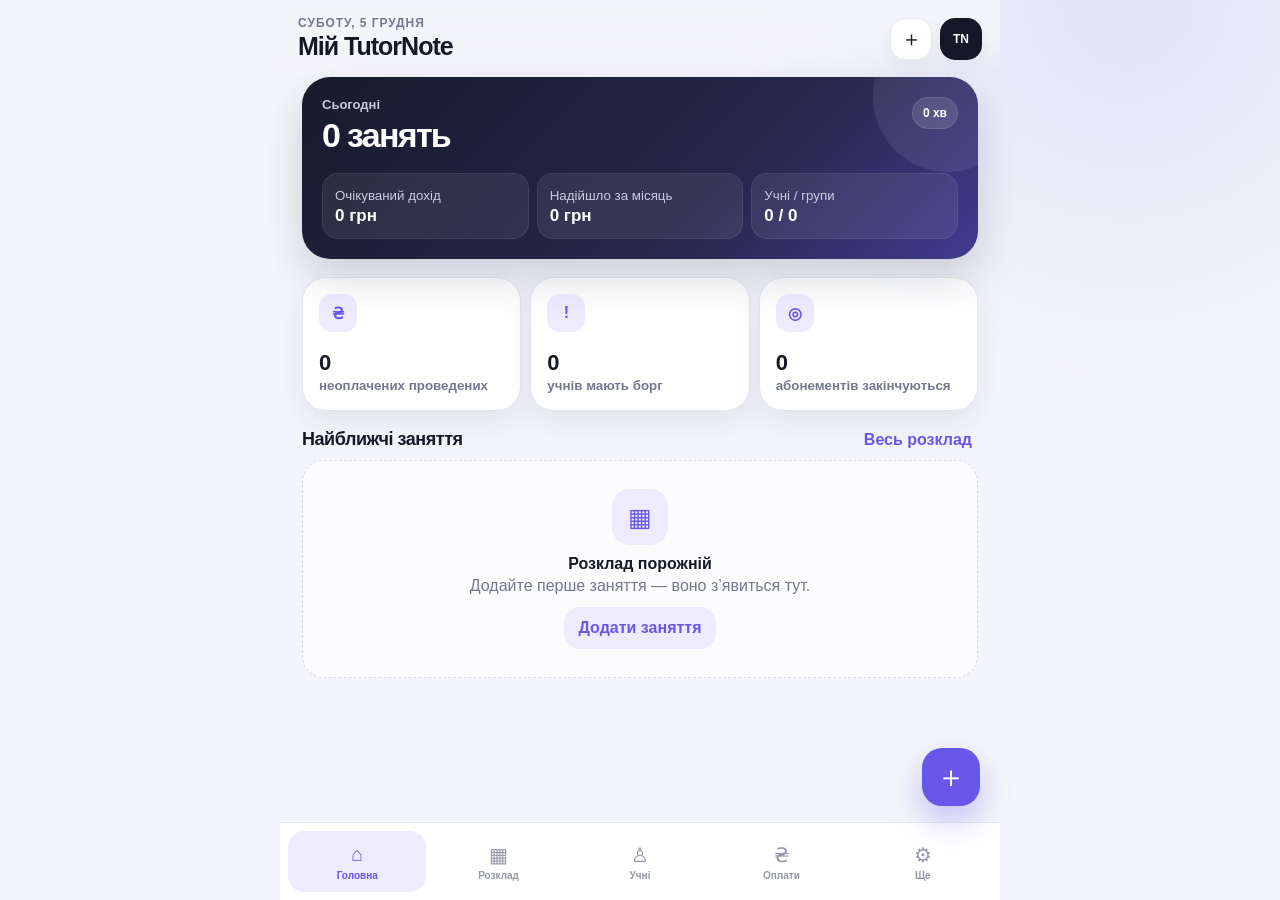
<file: index.html>
<!doctype html>
<html lang="uk">
<head>
  <meta charset="utf-8" />
  <meta name="viewport" content="width=device-width, initial-scale=1, viewport-fit=cover" />
  <meta name="theme-color" content="#151826" />
  <meta name="apple-mobile-web-app-capable" content="yes" />
  <meta name="apple-mobile-web-app-status-bar-style" content="black-translucent" />
  <meta name="apple-mobile-web-app-title" content="TutorNote" />
  <meta name="format-detection" content="telephone=no" />
  <meta name="mobile-web-app-capable" content="yes" />
  <title>TutorNote</title>
  <link rel="manifest" href="manifest.webmanifest" />
  <link rel="icon" href="icon-192.png" sizes="192x192" />
  <link rel="apple-touch-icon" sizes="180x180" href="apple-touch-icon.png" />
  <link rel="stylesheet" href="styles.css" />
</head>
<body>
  <div class="app-shell">
    <header class="topbar">
      <div>
        <div class="eyebrow" id="todayLabel"></div>
        <h1 id="pageTitle">TutorNote</h1>
      </div>
      <div class="top-actions">
        <button class="icon-btn" id="installBtn" title="Встановити застосунок" aria-label="Встановити застосунок">＋</button>
        <button class="avatar-btn" data-go="settings" aria-label="Налаштування">TN</button>
      </div>
    </header>

    <main id="app" class="content" aria-live="polite"></main>

    <button class="fab" id="fab" aria-label="Швидко додати">＋</button>

    <nav class="bottom-nav" aria-label="Головна навігація">
      <button class="nav-item active" data-page="home"><span>⌂</span><small>Головна</small></button>
      <button class="nav-item" data-page="schedule"><span>▦</span><small>Розклад</small></button>
      <button class="nav-item" data-page="students"><span>♙</span><small>Учні</small></button>
      <button class="nav-item" data-page="payments"><span>₴</span><small>Оплати</small></button>
      <button class="nav-item" data-page="settings"><span>⚙</span><small>Ще</small></button>
    </nav>
  </div>

  <div class="modal-backdrop hidden" id="modalBackdrop">
    <section class="modal" role="dialog" aria-modal="true" aria-labelledby="modalTitle">
      <div class="modal-head">
        <div>
          <div class="eyebrow">TutorNote</div>
          <h2 id="modalTitle">Додати</h2>
        </div>
        <button class="icon-btn" id="modalClose" aria-label="Закрити">×</button>
      </div>
      <div id="modalBody"></div>
    </section>
  </div>

  <div class="toast" id="toast"></div>
  <input type="file" id="importFile" accept="application/json" hidden />

  <script src="app.js?v=6" defer></script>
</body>
</html>
</file>
<file: styles.css>
:root {
  --bg: #f4f5fa;
  --surface: rgba(255,255,255,.92);
  --surface-2: #fff;
  --text: #151826;
  --muted: #73788d;
  --line: #e6e8f0;
  --primary: #6757e8;
  --primary-2: #8c7df1;
  --primary-soft: #eeebff;
  --success: #248a62;
  --success-soft: #e7f7ef;
  --warning: #b96f17;
  --warning-soft: #fff4df;
  --danger: #bf4052;
  --danger-soft: #ffe9ed;
  --shadow: 0 12px 30px rgba(34, 39, 62, .08);
  --radius: 24px;
  --radius-sm: 16px;
  --nav-h: 78px;
}

* { box-sizing: border-box; }
html { background: var(--bg); }
body {
  margin: 0;
  font-family: Inter, ui-sans-serif, -apple-system, BlinkMacSystemFont, "Segoe UI", Roboto, Arial, sans-serif;
  color: var(--text);
  background:
    radial-gradient(circle at 88% 0%, rgba(103,87,232,.12), transparent 27%),
    var(--bg);
  min-height: 100vh;
  min-height: 100dvh;
}
button, input, select, textarea { font: inherit; }
button, [role="button"], .lesson, .student, .payment, .event-chip { touch-action: manipulation; -webkit-touch-callout: none; }
button { -webkit-appearance: none; appearance: none; }
button { -webkit-tap-highlight-color: transparent; }

.app-shell { width: min(100%, 720px); min-height: 100dvh; margin: 0 auto; position: relative; }
.topbar {
  position: sticky; top: 0; z-index: 15;
  display: flex; justify-content: space-between; align-items: center;
  padding: max(16px, env(safe-area-inset-top)) 18px 12px;
  background: linear-gradient(180deg, rgba(244,245,250,.97), rgba(244,245,250,.86), rgba(244,245,250,0));
  -webkit-backdrop-filter: blur(12px);
  backdrop-filter: blur(12px);
}
.topbar h1 { margin: 2px 0 0; font-size: 25px; letter-spacing: -.04em; }
.eyebrow { color: var(--muted); font-size: 12px; font-weight: 800; text-transform: uppercase; letter-spacing: .08em; }
.top-actions { display: flex; gap: 8px; align-items: center; }
.icon-btn, .avatar-btn {
  width: 42px; height: 42px; border-radius: 15px; border: 1px solid var(--line); background: rgba(255,255,255,.88);
  color: var(--text); display: grid; place-items: center; font-size: 21px; box-shadow: 0 7px 18px rgba(28,31,48,.05); cursor: pointer;
}
.avatar-btn { background: var(--text); color: white; border: 0; font-size: 12px; font-weight: 900; }

.content { padding: 4px 16px calc(var(--nav-h) + 78px + env(safe-area-inset-bottom)); }
.section { margin-bottom: 18px; }
.section-head { display: flex; justify-content: space-between; align-items: end; gap: 12px; margin-bottom: 10px; }
.section-head h2 { margin: 0; font-size: 18px; letter-spacing: -.025em; }
.section-head button { border: 0; background: transparent; color: var(--primary); font-weight: 800; cursor: pointer; }

.hero {
  background: linear-gradient(135deg, #171b2c 0%, #26274b 62%, #5e50d8 140%);
  color: white; border-radius: 28px; padding: 20px; box-shadow: 0 18px 42px rgba(34,39,62,.18); overflow: hidden; position: relative;
}
.hero::after { content:""; position:absolute; width:150px; height:150px; border-radius:50%; right:-45px; top:-55px; background:rgba(255,255,255,.08); }
.hero-top { display: flex; justify-content: space-between; gap: 16px; align-items: flex-start; position: relative; z-index: 1; }
.hero .label { color: #c6c8dd; font-size: 13px; font-weight: 700; }
.hero .big-number { font-size: 34px; font-weight: 900; letter-spacing: -.05em; margin: 4px 0 0; }
.hero .pill { background: rgba(255,255,255,.12); border: 1px solid rgba(255,255,255,.12); padding: 8px 10px; border-radius: 999px; font-size: 12px; font-weight: 800; white-space: nowrap; }
.hero-grid { display: grid; grid-template-columns: repeat(3, 1fr); gap: 8px; margin-top: 18px; position: relative; z-index: 1; }
.hero-stat { background: rgba(255,255,255,.08); border: 1px solid rgba(255,255,255,.07); border-radius: 16px; padding: 12px; }
.hero-stat strong { display: block; font-size: 17px; margin-top: 2px; }
.hero-stat small { color: #c9cbe0; }

.grid-2 { display: grid; grid-template-columns: repeat(2, 1fr); gap: 10px; }
.card { background: var(--surface); border: 1px solid rgba(225,227,237,.88); border-radius: var(--radius); padding: 16px; box-shadow: var(--shadow); }
.metric-card .metric-icon { width: 38px; height: 38px; border-radius: 13px; display: grid; place-items: center; background: var(--primary-soft); color: var(--primary); font-weight: 900; margin-bottom: 18px; }
.metric-card strong { font-size: 24px; letter-spacing: -.04em; display: block; }
.metric-card small { color: var(--muted); font-weight: 700; }

.lesson-list, .student-list, .payment-list { display: grid; gap: 9px; }
.lesson, .student, .payment {
  display: flex; align-items: center; gap: 12px; padding: 13px; background: var(--surface-2); border: 1px solid var(--line); border-radius: 18px; cursor: pointer;
}
.lesson-time { width: 54px; flex: 0 0 54px; font-weight: 900; color: var(--primary); font-size: 14px; }
.lesson-main, .student-main, .payment-main { min-width: 0; flex: 1; }
.lesson-main strong, .student-main strong, .payment-main strong { display: block; white-space: nowrap; overflow: hidden; text-overflow: ellipsis; }
.lesson-main small, .student-main small, .payment-main small { color: var(--muted); display: block; margin-top: 3px; }
.avatar { width: 42px; height: 42px; border-radius: 14px; display: grid; place-items: center; background: var(--primary-soft); color: var(--primary); font-weight: 900; flex: 0 0 42px; }
.amount { font-weight: 900; white-space: nowrap; }
.chev { color: #a6a9b8; font-size: 20px; }
.status-dot { width: 9px; height: 9px; border-radius: 50%; background: var(--success); flex: 0 0 auto; }
.status-dot.planned { background: var(--primary); }
.status-dot.cancelled { background: var(--danger); }

.week-strip { display: grid; grid-template-columns: repeat(7, 1fr); gap: 5px; margin: 2px 0 14px; }
.day-chip { border: 1px solid var(--line); background: rgba(255,255,255,.8); border-radius: 16px; padding: 9px 3px; text-align: center; cursor: pointer; color: var(--muted); }
.day-chip small { display: block; font-size: 10px; font-weight: 800; text-transform: uppercase; }
.day-chip strong { display: block; margin-top: 4px; color: var(--text); }
.day-chip.active { background: var(--text); border-color: var(--text); color: #cfd1dc; }
.day-chip.active strong { color: white; }
.day-chip.today:not(.active) { border-color: var(--primary-2); }

.timeline { position: relative; background: var(--surface); border: 1px solid var(--line); border-radius: 22px; overflow: hidden; }
.timeline-row { min-height: 66px; display: grid; grid-template-columns: 58px 1fr; border-bottom: 1px solid var(--line); }
.timeline-row:last-child { border-bottom: 0; }
.timeline-hour { padding: 11px 8px; color: var(--muted); font-size: 11px; font-weight: 800; border-right: 1px solid var(--line); }
.timeline-events { padding: 6px 8px; display: grid; gap: 5px; }
.event-chip { background: var(--primary-soft); color: #4436bd; border-left: 4px solid var(--primary); border-radius: 10px; padding: 7px 9px; font-size: 12px; cursor: pointer; }
.event-chip strong { display: block; font-size: 12px; }
.event-chip.cancelled { background: var(--danger-soft); color: #9d3041; border-left-color: var(--danger); }

.toolbar { display: flex; gap: 8px; margin-bottom: 12px; }
.search { flex: 1; border: 1px solid var(--line); border-radius: 16px; background: white; padding: 12px 14px; outline: 0; color: var(--text); }
.search:focus { border-color: var(--primary-2); box-shadow: 0 0 0 3px var(--primary-soft); }
.primary-btn, .secondary-btn, .danger-btn {
  border: 0; border-radius: 16px; padding: 12px 15px; font-weight: 900; cursor: pointer;
}
.primary-btn { color: white; background: var(--primary); box-shadow: 0 8px 18px rgba(103,87,232,.22); }
.secondary-btn { background: var(--primary-soft); color: var(--primary); }
.danger-btn { background: var(--danger-soft); color: var(--danger); }
.full { width: 100%; }

.segmented { display: grid; grid-template-columns: repeat(3,1fr); gap: 4px; padding: 4px; border-radius: 15px; background: #e9ebf2; margin-bottom: 12px; }
.segmented button { border: 0; background: transparent; border-radius: 11px; padding: 9px 5px; color: var(--muted); font-weight: 800; cursor: pointer; }
.segmented button.active { background: white; color: var(--text); box-shadow: 0 3px 10px rgba(38,43,66,.08); }

.chart { display: flex; gap: 7px; height: 146px; align-items: end; padding-top: 10px; }
.bar-wrap { flex: 1; height: 100%; display: flex; flex-direction: column; justify-content: flex-end; align-items: center; gap: 5px; }
.bar { width: 100%; min-height: 4px; border-radius: 8px 8px 3px 3px; background: linear-gradient(180deg, var(--primary-2), var(--primary)); }
.bar-wrap small { color: var(--muted); font-size: 9px; font-weight: 800; }

.empty { text-align: center; padding: 28px 18px; background: rgba(255,255,255,.7); border: 1px dashed #d8dae5; border-radius: 22px; color: var(--muted); }
.empty .empty-icon { width: 56px; height: 56px; margin: 0 auto 10px; border-radius: 18px; display: grid; place-items: center; background: var(--primary-soft); color: var(--primary); font-size: 25px; }
.empty strong { color: var(--text); display: block; margin-bottom: 4px; }

.setting-group { background: white; border: 1px solid var(--line); border-radius: 20px; overflow: hidden; margin-bottom: 12px; }
.setting-row { width: 100%; display: flex; align-items: center; justify-content: space-between; gap: 12px; padding: 15px; border: 0; border-bottom: 1px solid var(--line); background: white; text-align: left; cursor: pointer; color: var(--text); }
.setting-row:last-child { border-bottom: 0; }
.setting-row small { color: var(--muted); display: block; margin-top: 2px; }
.setting-row .setting-title { font-weight: 800; }

.fab { position: fixed; z-index: 20; right: max(20px, calc((100vw - 720px)/2 + 20px)); bottom: calc(var(--nav-h) + 16px + env(safe-area-inset-bottom)); width: 58px; height: 58px; border-radius: 20px; border: 0; background: var(--primary); color: white; font-size: 30px; box-shadow: 0 14px 32px rgba(103,87,232,.34); cursor: pointer; }
.bottom-nav { position: fixed; z-index: 18; bottom: 0; left: 50%; transform: translateX(-50%); width: min(100%,720px); height: calc(var(--nav-h) + env(safe-area-inset-bottom)); padding: 8px 8px max(8px, env(safe-area-inset-bottom)); display: grid; grid-template-columns: repeat(5,1fr); gap: 3px; background: rgba(255,255,255,.94); border-top: 1px solid var(--line); -webkit-backdrop-filter: blur(18px); backdrop-filter: blur(18px); }
.nav-item { border: 0; background: transparent; color: #9397a8; display: grid; place-items: center; align-content: center; gap: 2px; border-radius: 16px; cursor: pointer; }
.nav-item span { font-size: 20px; height: 25px; }
.nav-item small { font-size: 10px; font-weight: 800; }
.nav-item.active { color: var(--primary); background: var(--primary-soft); }

.modal-backdrop { position: fixed; inset: 0; z-index: 50; background: rgba(17,20,32,.46); display: flex; align-items: flex-end; justify-content: center; -webkit-backdrop-filter: blur(5px); backdrop-filter: blur(5px); }
.modal-backdrop.hidden { display: none; }
.modal { width: min(100%,720px); max-height: 92vh; max-height: 92dvh; overflow: auto; background: #fafbfe; border-radius: 28px 28px 0 0; padding: 18px 16px calc(22px + env(safe-area-inset-bottom)); box-shadow: 0 -20px 60px rgba(20,23,37,.18); }
.modal-head { display: flex; justify-content: space-between; align-items: center; margin-bottom: 14px; }
.modal h2 { margin: 3px 0 0; font-size: 22px; }
.form-grid { display: grid; gap: 11px; }
.form-grid.two { grid-template-columns: 1fr 1fr; }
.field { display: grid; gap: 6px; }
.field label { color: var(--muted); font-weight: 800; font-size: 12px; }
.field input, .field select, .field textarea { width: 100%; border: 1px solid var(--line); background: white; color: var(--text); border-radius: 14px; padding: 12px 13px; outline: 0; }
.field textarea { min-height: 95px; resize: vertical; }
.field input:focus, .field select:focus, .field textarea:focus { border-color: var(--primary-2); box-shadow: 0 0 0 3px var(--primary-soft); }
.form-actions { display: grid; grid-template-columns: 1fr 1.6fr; gap: 8px; margin-top: 14px; }

.profile-head { display: flex; gap: 14px; align-items: center; margin-bottom: 15px; }
.profile-avatar { width: 62px; height: 62px; border-radius: 20px; display: grid; place-items: center; background: var(--primary-soft); color: var(--primary); font-size: 22px; font-weight: 900; }
.profile-head h3 { margin: 0; font-size: 20px; }
.profile-head p { margin: 4px 0 0; color: var(--muted); }
.profile-stats { display:grid; grid-template-columns:repeat(3,1fr); gap:7px; margin:12px 0; }
.profile-stat { background:white; border:1px solid var(--line); border-radius:15px; padding:10px; }
.profile-stat small { color:var(--muted); display:block; font-size:10px; font-weight:800; }
.profile-stat strong { display:block; margin-top:3px; }
.note-box { background: #fffbe9; border: 1px solid #f2e7ad; border-radius: 16px; padding: 13px; color: #746522; white-space: pre-wrap; }

.toast { position: fixed; z-index: 80; left: 50%; transform: translateX(-50%) translateY(20px); bottom: calc(var(--nav-h) + 88px); background: #171b2c; color: white; padding: 11px 14px; border-radius: 13px; opacity: 0; pointer-events: none; transition: .22s ease; font-size: 13px; font-weight: 700; box-shadow: 0 10px 30px rgba(0,0,0,.2); max-width: calc(100vw - 32px); }
.toast.show { opacity: 1; transform: translateX(-50%) translateY(0); }

.badge { display:inline-flex; align-items:center; border-radius:999px; padding:5px 8px; font-size:10px; font-weight:900; }
.badge.paid { color:var(--success); background:var(--success-soft); }
.badge.unpaid { color:var(--warning); background:var(--warning-soft); }
.badge.cancelled { color:var(--danger); background:var(--danger-soft); }
.kicker { color: var(--muted); margin: -4px 0 12px; font-size: 13px; }
.inline-actions { display:flex; gap:7px; flex-wrap:wrap; margin-top:10px; }

@media (min-width: 640px) {
  .content { padding-inline: 22px; }
  .modal { border-radius: 28px; margin-bottom: 18px; }
  .modal-backdrop { align-items: center; padding: 20px; }
}

body.dark {
  --bg:#10131d; --surface:#171b28; --surface-2:#171b28; --text:#f2f3f8; --muted:#989daf; --line:#2a2f3d; --primary-soft:#2b2651;
  background: var(--bg);
}
body.dark .topbar { background: linear-gradient(180deg, rgba(16,19,29,.98), rgba(16,19,29,.84), rgba(16,19,29,0)); }
body.dark .bottom-nav, body.dark .icon-btn, body.dark .search, body.dark .setting-group, body.dark .setting-row, body.dark .field input, body.dark .field select, body.dark .field textarea, body.dark .profile-stat { background:#171b28; color:var(--text); }
body.dark .modal { background:#111520; }
body.dark .day-chip { background:#171b28; }
body.dark .segmented { background:#202431; }
body.dark .segmented button.active { background:#2a2f3d; color:white; }
body.dark .empty { background:#151925; }


/* TutorNote v5: groups + recurring schedules */
.people-tabs { grid-template-columns: repeat(2, 1fr); }
.group-avatar { background: #e9f5ff; color: #2873b8; font-size: 18px; }
.badge.group { color: var(--primary); background: var(--primary-soft); }
.event-chip.group-event { background: #e9f5ff; color: #286aa4; border-left-color: #3f8dcc; }

.schedule-editor {
  border: 1px solid var(--line);
  border-radius: 18px;
  background: rgba(255,255,255,.66);
  padding: 12px;
  display: grid;
  gap: 10px;
}
.schedule-head { display:flex; align-items:center; justify-content:space-between; gap:10px; }
.schedule-head strong { display:block; }
.schedule-head small { display:block; color:var(--muted); margin-top:3px; line-height:1.35; }
.compact { padding:9px 11px; border-radius:12px; white-space:nowrap; }
.schedule-list { display:grid; gap:8px; }
.schedule-row {
  display:grid;
  grid-template-columns: 1fr auto;
  gap:8px;
  align-items:end;
  border:1px solid var(--line);
  border-radius:15px;
  background:white;
  padding:9px;
}
.schedule-fields { display:grid; grid-template-columns:1.25fr 1fr .72fr; gap:7px; }
.remove-slot {
  width:40px; height:40px; border:0; border-radius:12px;
  background:var(--danger-soft); color:var(--danger); font-size:22px; cursor:pointer;
}
.schedule-empty {
  color:var(--muted); font-size:12px; line-height:1.45;
  border:1px dashed var(--line); border-radius:13px; padding:10px; text-align:center;
}
.member-picker {
  display:grid; gap:7px; max-height:230px; overflow:auto;
  border:1px solid var(--line); border-radius:15px; padding:7px; background:white;
}
.member-option {
  display:flex; gap:10px; align-items:center; padding:9px;
  border-radius:12px; cursor:pointer;
}
.member-option:hover { background:var(--primary-soft); }
.member-option input { width:18px; height:18px; flex:0 0 auto; }
.member-option span { min-width:0; }
.member-option strong { display:block; }
.member-option small { display:block; color:var(--muted); margin-top:2px; }
.schedule-summary { margin-bottom:10px; }
.schedule-summary strong { display:block; margin-bottom:4px; }
.chip-list { display:flex; flex-wrap:wrap; gap:7px; }
.mini-chip {
  border:1px solid var(--line); background:white; color:var(--text);
  border-radius:999px; padding:8px 10px; font-weight:800; cursor:pointer;
}

body.dark .schedule-editor,
body.dark .schedule-row,
body.dark .member-picker,
body.dark .mini-chip { background:#171b28; color:var(--text); }

@media (max-width: 460px) {
  .schedule-fields { grid-template-columns:1fr 1fr; }
  .schedule-fields .field:last-child { grid-column:1 / -1; }
  .schedule-head { align-items:flex-start; }
}

/* TutorNote v6: calendar navigation, statuses, packages, balances */
.dashboard-grid { display:grid; grid-template-columns:repeat(3,1fr); gap:9px; }
.dashboard-grid .metric-card { min-width:0; }
.dashboard-grid .metric-card strong { font-size:22px; }
.calendar-view { margin-bottom:10px; }
.calendar-nav { display:grid; grid-template-columns:44px 1fr 44px; gap:9px; align-items:center; margin-bottom:8px; }
.calendar-nav > div { text-align:center; min-width:0; }
.calendar-nav strong { display:block; font-size:17px; letter-spacing:-.02em; }
.calendar-nav small { display:block; color:var(--muted); margin-top:2px; font-size:11px; }
.nav-arrow { width:44px; height:44px; border:1px solid var(--line); border-radius:14px; background:var(--surface-2); color:var(--text); font-size:28px; line-height:1; cursor:pointer; }
.calendar-today { display:flex; justify-content:center; margin-bottom:10px; }
.day-chip { position:relative; }
.day-chip em { position:absolute; right:4px; top:4px; width:15px; height:15px; border-radius:99px; display:grid; place-items:center; font-size:8px; font-style:normal; background:var(--primary-soft); color:var(--primary); font-weight:900; }
.day-chip.active em { background:rgba(255,255,255,.18); color:white; }
.month-weekdays { display:grid; grid-template-columns:repeat(7,1fr); gap:4px; margin:4px 0; }
.month-weekdays span { text-align:center; color:var(--muted); font-size:10px; font-weight:900; text-transform:uppercase; }
.month-grid { display:grid; grid-template-columns:repeat(7,1fr); gap:4px; margin-bottom:15px; }
.month-day { min-height:53px; border:1px solid var(--line); border-radius:12px; background:var(--surface-2); color:var(--text); padding:6px 3px; display:flex; flex-direction:column; align-items:center; justify-content:center; gap:4px; cursor:pointer; }
.month-day strong { font-size:13px; }
.month-day span { min-width:18px; height:18px; border-radius:99px; display:grid; place-items:center; background:var(--primary-soft); color:var(--primary); font-size:9px; font-weight:900; }
.month-day.outside { opacity:.38; }
.month-day.selected { background:var(--text); color:white; border-color:var(--text); opacity:1; }
.month-day.selected span { background:rgba(255,255,255,.18); color:white; }
.month-day.today:not(.selected) { border-color:var(--primary); box-shadow:inset 0 0 0 1px var(--primary); }
.month-picked { margin-top:2px; }
.status-dot.done { background:var(--success); }
.status-dot.no-show { background:var(--warning); }
.status-dot.moved { background:#6d7a91; }
.badge.done { color:var(--success); background:var(--success-soft); }
.badge.no-show { color:var(--warning); background:var(--warning-soft); }
.badge.moved { color:#596579; background:#edf0f5; }
.event-chip.done { background:var(--success-soft); color:#1e7454; border-left-color:var(--success); }
.event-chip.cancelled { background:var(--danger-soft); color:#9d3041; border-left-color:var(--danger); opacity:.72; }
.event-chip.moved { background:#edf0f5; color:#596579; border-left-color:#7b8799; }
.event-chip.no-show { background:var(--warning-soft); color:#8d5b17; border-left-color:var(--warning); }
.crm-stats { grid-template-columns:repeat(3,1fr); }
.positive-balance { color:var(--success); }
.negative-balance { color:var(--danger); }
.package-list { display:grid; gap:8px; }
.package-card { display:flex; justify-content:space-between; gap:10px; align-items:center; border:1px solid var(--line); background:var(--surface-2); border-radius:16px; padding:12px; }
.package-card strong, .package-card small { display:block; }
.package-card small { color:var(--muted); margin-top:3px; }
.package-card > span { font-size:11px; color:var(--muted); white-space:nowrap; font-weight:800; }
.package-card.low { border-color:#e8b354; background:var(--warning-soft); }
.check-row { display:flex; align-items:center; gap:9px; border:1px solid var(--line); background:var(--surface-2); border-radius:14px; padding:12px; font-weight:700; }
.check-row input { width:19px; height:19px; }
body.dark .nav-arrow, body.dark .month-day, body.dark .package-card, body.dark .check-row { background:#171b28; color:var(--text); }
body.dark .month-day.selected { background:#f2f3f8; color:#111520; }

@media (max-width: 520px) {
  .dashboard-grid { grid-template-columns:1fr 1fr; }
  .dashboard-grid .metric-card:last-child { grid-column:1 / -1; }
  .crm-stats { grid-template-columns:repeat(2,1fr); }
  .month-day { min-height:46px; border-radius:10px; }
  .month-grid { gap:3px; }
}
</file>
